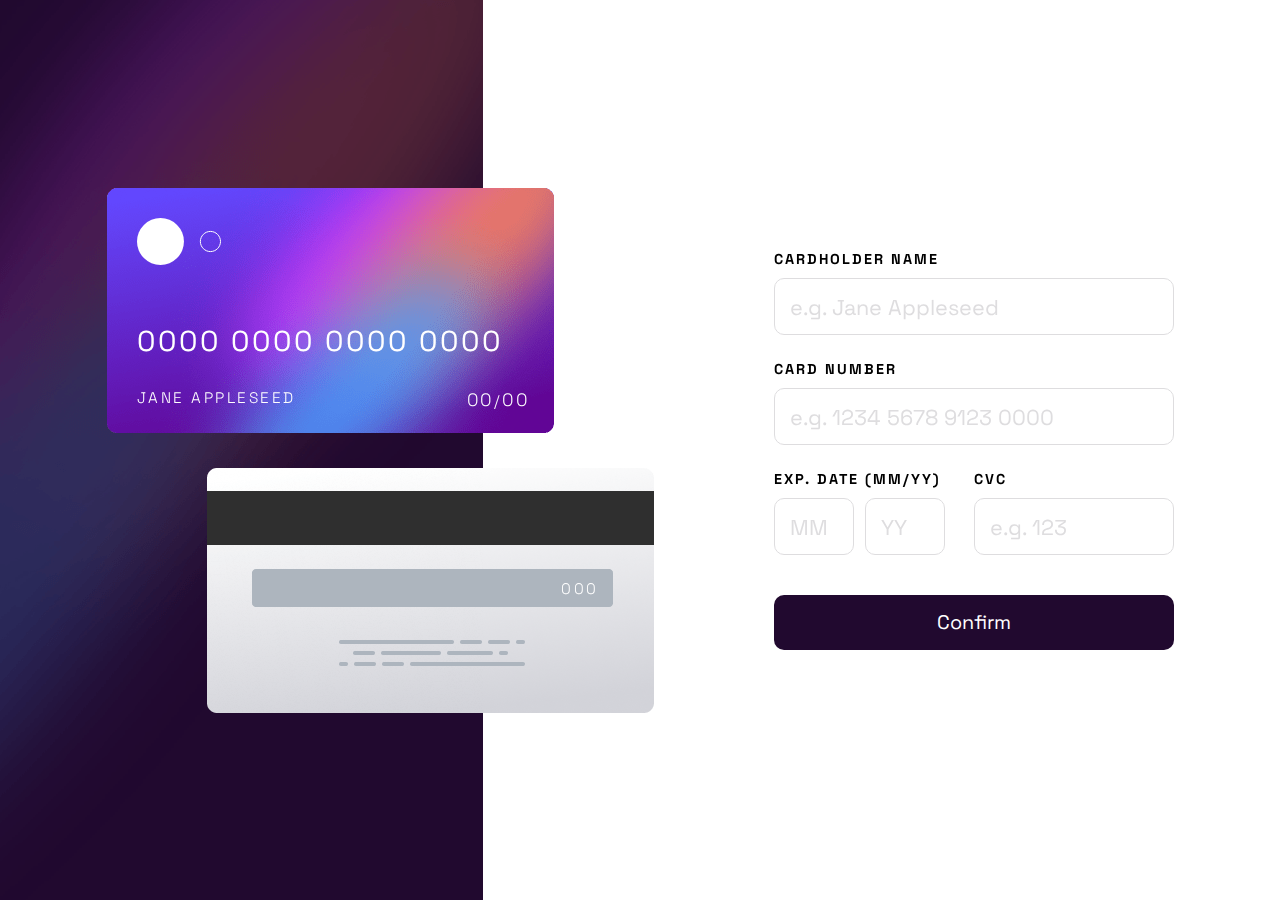
<file: index.html>
<!DOCTYPE html>
<html lang="en">
<head>
  <meta charset="UTF-8">
  <meta name="viewport" content="width=device-width, initial-scale=1.0"> <!-- displays site properly based on user's device -->
  <link rel="icon" type="image/png" sizes="32x32" href="./images/favicon-32x32.png">

  <!-- Font style -->
  <link rel="preconnect" href="https://fonts.googleapis.com">
  <link rel="preconnect" href="https://fonts.gstatic.com" crossorigin>
  <link href="https://fonts.googleapis.com/css2?family=Space+Grotesk:wght@300;500&display=swap" rel="stylesheet">
  
  <!-- Stylesheet -->
  <link rel="stylesheet" href="styles.css">  
  <title>Frontend Mentor | Interactive card details form</title>

</head>
<body>
  <img src="./images/bg-main-desktop.png" id="bg-main">
  <img src="./images/bg-main-mobile.png" id="bg-main-mobile" class="hidden">
  <main>
    <div id="big-container">
      <div id="card-container">
        <img src="./images/bg-card-front.png" id="card-front" class="card">
        <img src="./images/bg-card-back.png" id="card-back" class="card">
        <img src="./images/card-logo.svg" id="card-logo">
        <p id="card-number">0000 0000 0000 0000</p>
        <p id="card-owner">Jane Appleseed</p>
        <p id="exp-date"><span id="month">00</span>/<span id="year">00</span></p>
        <p id="verification-code">000</p>
      </div>
      <div id="form-container">
        <form>
          <label for="name">Cardholder Name</label>
          <input type="text" id="input-name" name="name" placeholder="e.g. Jane Appleseed" required>
          <label for="number" id="card-label">Card Number</label>
          <input type="text" id="input-number" name="number" maxlength="19" placeholder="e.g. 1234 5678 9123 0000" required>
          <div id="form-field-container">
            <div class="form-field exp">
              <label for="exp-date">Exp. Date (MM/YY)</label>
              <input type="text" id="mm" name="mm" placeholder="MM" class="exp-date" maxlength="2" required>
              <input type="text" id="yy" name="yy" placeholder="YY" class="exp-date" maxlength="2" required>
            </div>
            <div class="form-field cvc">
              <label for="cvc">CVC</label>
              <input type="text" id="cvc" name="cvc" placeholder="e.g. 123" maxlength="3" required>
            </div>    
          </div>
          <button type="submit" id="confirm">Confirm</button>
        </form>
      </div>

      <div id="result">
        <div id="sub-container">
          <div id="icon-complete">
            <img src="./images/icon-complete.svg">
          </div>
          <div>
            <p id="thanks">Thank you!</p>
            <p id="message">We've added your card details</p>
            <button type="button" id="continue">Continue</button>
          </div>
        </div>
      </div>  
    </div>  
  </main>

  <div class="attribution">
    Challenge by <a href="https://www.frontendmentor.io?ref=challenge" target="_blank">Frontend Mentor</a>. 
    Coded by <a href="frontendmentor.io/profile/camilomcm">Camilo Martínez Campos</a>.
  </div>

  <script src="script.js"></script>

</body>
</html>
</file>
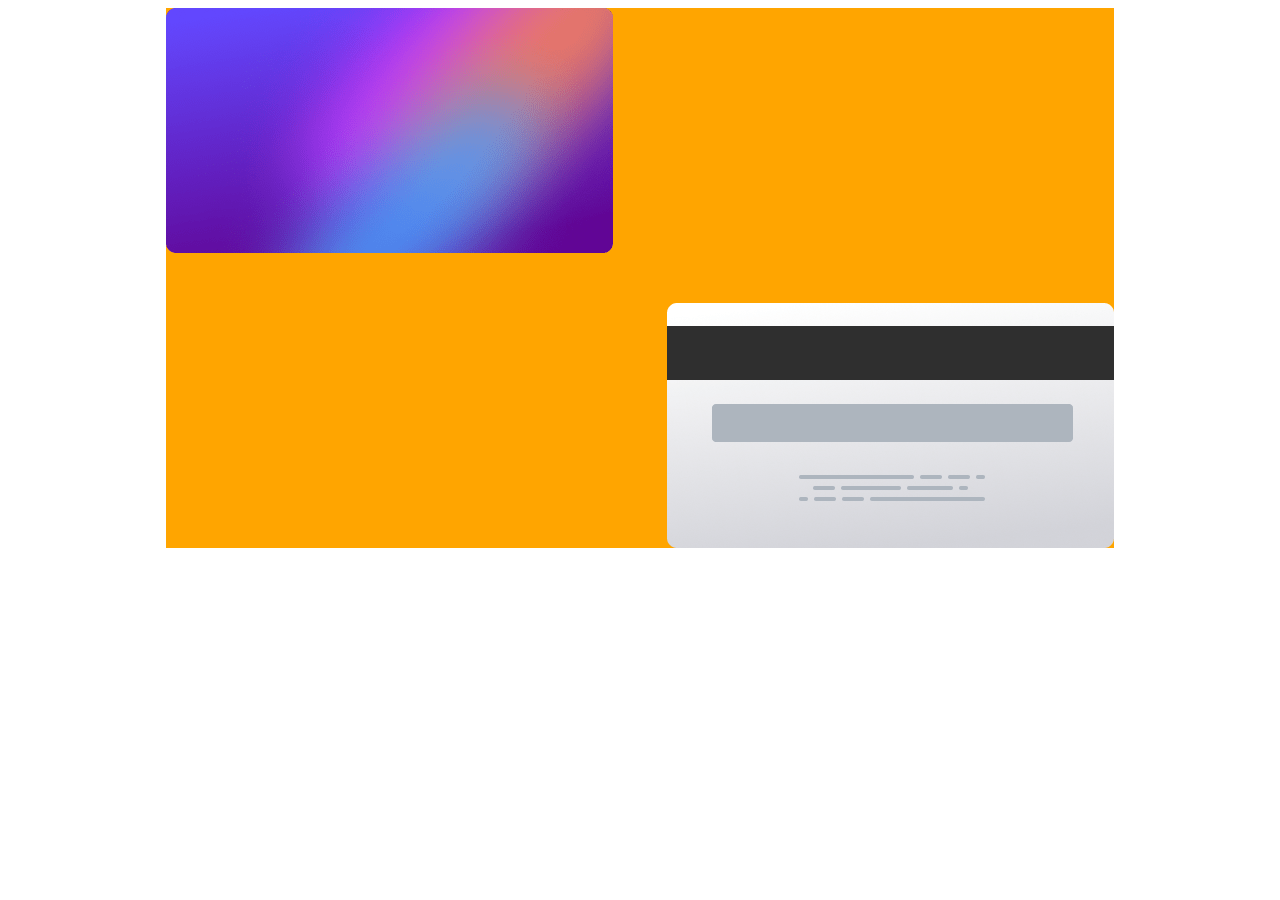
<file: prueba.html>
<!DOCTYPE html>
<html lang="en">
<head>
    <meta charset="UTF-8">
    <meta http-equiv="X-UA-Compatible" content="IE=edge">
    <meta name="viewport" content="width=device-width, initial-scale=1.0">
    <link rel="stylesheet" href="prueba.css">
    <title>Document</title>
</head>
<body>
  <div id="card-container">
    <img src="./images/bg-card-front.png" id="card-front" class="card">
    <img src="./images/bg-card-back.png" id="card-back" class="card">
  </div>
</body>
</html>
</file>
<file: styles.css>
* {
    margin: 0;
    box-sizing: border-box;
    font-family: 'Space Grotesk', sans-serif;
    font-size: 18px;
}

body {
    min-height: 100vh;
    display: grid;
    place-content: center;
}

#bg-main {
    position: fixed;
    z-index: -1;
}

#big-container {
    display: flex;
    justify-content: space-between;
}

#card-container {
    margin-right: 60px;
    position: relative;
}

.card {
    display: block;
}

#card-front {
    margin: 0 0 35px 0; 
}

#card-back {
    margin: 35px 0 0 100px;
}

#card-logo {
    position: absolute;
    top: 30px;
    left: 30px;
    z-index: 2;
}

#card-number {
    position: absolute;
    top: 135px;
    left: 30px;
    font-size: 1.6rem;
    letter-spacing: 3px;
    color: white;
    z-index: 2;
}

#card-owner {
    position: absolute;
    left: 30px;
    top: 200px;
    color: white;
    text-transform: uppercase;
    font-weight: 300;
    font-size: 0.85rem;
    letter-spacing: 2.5px;
    z-index: 2;
}

#exp-date {
    position: absolute;
    top: 200px;
    left: 360px;
    color: white;
    font-weight: 300;
    font-size: 0.85rem;
    letter-spacing: 2.5px;
    z-index: 2;
}

#verification-code {
    position: absolute;
    bottom: 115px;
    right: 55px;
    color: white;
    font-weight: 300;
    font-size: 0.85rem;
    letter-spacing: 2.5px;
}

#form-container {
    width: 400px;
    margin-left: 60px;
    display: flex;
    align-items: center;
}

label {
    display: block;
    color: Very dark violet: hsl(278, 68%, 11%);
    text-transform: uppercase;
    letter-spacing: 2px;
    font-size: 0.8rem;
    font-weight: bold;
    margin-bottom: 10px;
 }

input {
    width: 100%;
    padding: 15px 0 13px 15px;
    margin: 0 0 25px 0;
    border-radius: 10px;
    border: 1px solid hsl(270, 3%, 87%);
    font-size: 1.2rem;
}

input:focus {
    outline: 1px solid hsl(278, 68%, 11%);
}

::placeholder {
    font-size: 1.2rem;
    color: hsl(270, 3%, 87%);
}

#form-field-container {
    display: flex;
}

.exp-date {
    width: 40%;
    margin-right: 6px;
}

.form-field.exp {
    width: 100%;
}

.form-field.cvc {
    width: 100%;
}

button {
    width: 100%;
    padding: 15px 0 15px 0;
    margin-top: 15px;
    font-size: 1.1rem;
    border-radius: 10px;
    background-color: hsl(278, 68%, 11%);
    color: hsl(0, 0%, 100%);
    border-style: none;

    transition: background-color 0.5s;
}

button:hover {
    cursor: pointer;
    background-color: #fe346e;
}

/* Alertas */
#number-alert {
    margin: -20px 0 25px 0;
    font-size: 0.75rem;
    color: #d0342c;
}

.error {
    font-size: 0.65rem;
    margin: -20px 0 10px 0;
    color: #d0342c;
}

#result {
    width: 400px;
    margin-left: 60px;
    display: flex;
    justify-content: center;
    align-items: center;
}

#icon-complete {
    display: block;
    margin-bottom: 25px;
}

#sub-container {
    text-align: center;
    width: 100%;
}

#thanks {
    text-transform: uppercase;
    color: hsl(278, 68%, 11%);
    font-size: 1.5rem;
    font-weight: 500;
    letter-spacing: 3px;
    margin-bottom: 17px; 
}

#message {
    font-size: 0.95rem;
    color: hsl(279, 6%, 55%);
    margin-bottom: 30px;
}

.hidden {
    display: none;
}

.attribution {
    position: fixed;
    color: white;
    bottom: 0;
    right: 0;
    font-size: 0.75rem;
}

a {
    text-decoration: none;
    color: white;
    font-size: 0.75rem;
}

.attribution:hover {
    background: hsl(278, 68%, 11%);
}

.attribution:hover > a {
    color: yellow;
}

a:hover {
    color: hsl(279, 6%, 55%);
}

#bg-main-mobile {
    display: none;
}

@media (max-width: 1110px) {
    #card-container {
        margin-right: 0;
    }

    #card-back {
        margin: 0 0 0 0;
    }
}

@media (max-width: 930px) {
    #bg-main {
        display: none;
    }

    #bg-main-mobile {
        display: block;
        position: fixed;
        z-index: -1;
        width: 100%;
        height: 250px;
    }
    
    #big-container {
        display: block;    
    } 
    
    #card-container {
        margin: 50px auto 200px auto;
        max-width: 100%;
    }

    #card-front {
        margin: 138px 0 0 0; 
        position: absolute;
        z-index: 1;
    }
    
    #card-back {
        margin: 0 0 0 100px;
        position: relative;
        z-index: 0;
    }

    #card-logo {
        top: 168px;
    }
    
    #card-number {
        top: 273px;
    }
    
    #card-owner {
        top: 338px;
    }
    
    #exp-date {
        top: 338px;
    }

    #form-container {
        margin: 60px auto 50px;
    }

    .attribution {
        position: relative;
        width: 100%;
        text-align: center;
    }
}

@media (max-width: 600px) {
    #card-front {
        margin-top: 138px;
        width: 100%; 
    }
    
    #card-back {
        width: 100%;
        margin: 0;
    }

    #result {
        margin: 0 auto;
    }
}

@media (max-width: 500px) {
    #bg-main-mobile {
        height: 25%;
    }

    #card-container {
        width: 300px;
        margin: 58px auto;
    }

    #card-front {
        position: relative;
        margin: 0 0 0 0;
        width: 250px;
    }
    
    #card-back {
        margin: -215px 0 0 50px;
        width: 250px;
    }

    #card-logo {
        top: 15px;
        left: 18px;
        width: 48px;
    }
    
    #card-number {
        top: 75px;
        left: 18px;
        font-size: 0.76rem;
    }
    
    #card-owner {
        top: 108px;
        left: 18px;
        font-size: 0.5rem;
    }
    
    #exp-date, #month, #year {
        top: 108px;
        left: 193px;
        font-size: 0.5rem;
    }

    #verification-code {
        top: -16px;
        left: 245px;
        font-size: 0.5rem;
    }

    #form-container {
        margin-top: 120px;
        width: 90%;
        /* background-color: yellow; */
    }

    label {
        font-size: 0.7rem;
    }

    ::placeholder {
        font-size: 1.05rem;
    }

    input {
        padding: 12px 0 10px 12px;
    }

    .attribution {
        position: fixed;
        bottom: 0;
        width: 100%;
        text-align: center;
    }

    #result {
        margin: 130px auto 0;
        width: 100%;
    }

}
</file>
<file: prueba.css>
#card-container {
    width: 75%;
    position: relative;
    background-color: orange;
    margin: auto;
    height: 540px;
}

.card {
    max-width: 100%;
    height: auto;
}

#card-back {
    position: absolute;
    bottom: 0;
    right: 0;
}

@media (max-width: 610px) {
    #card-container {
        margin: auto;
        height: auto;
        width: 90%;
    }

    .card {
        max-width: 85%;
    }
    
    #card-front {
        margin: 0 40px 0 0; 
        z-index: 1;
        position: fixed;
    }
    
    #card-back {
        margin: 0 40px 0 50px;
        z-index: 0;
        position: fixed;
    }
}
</file>
